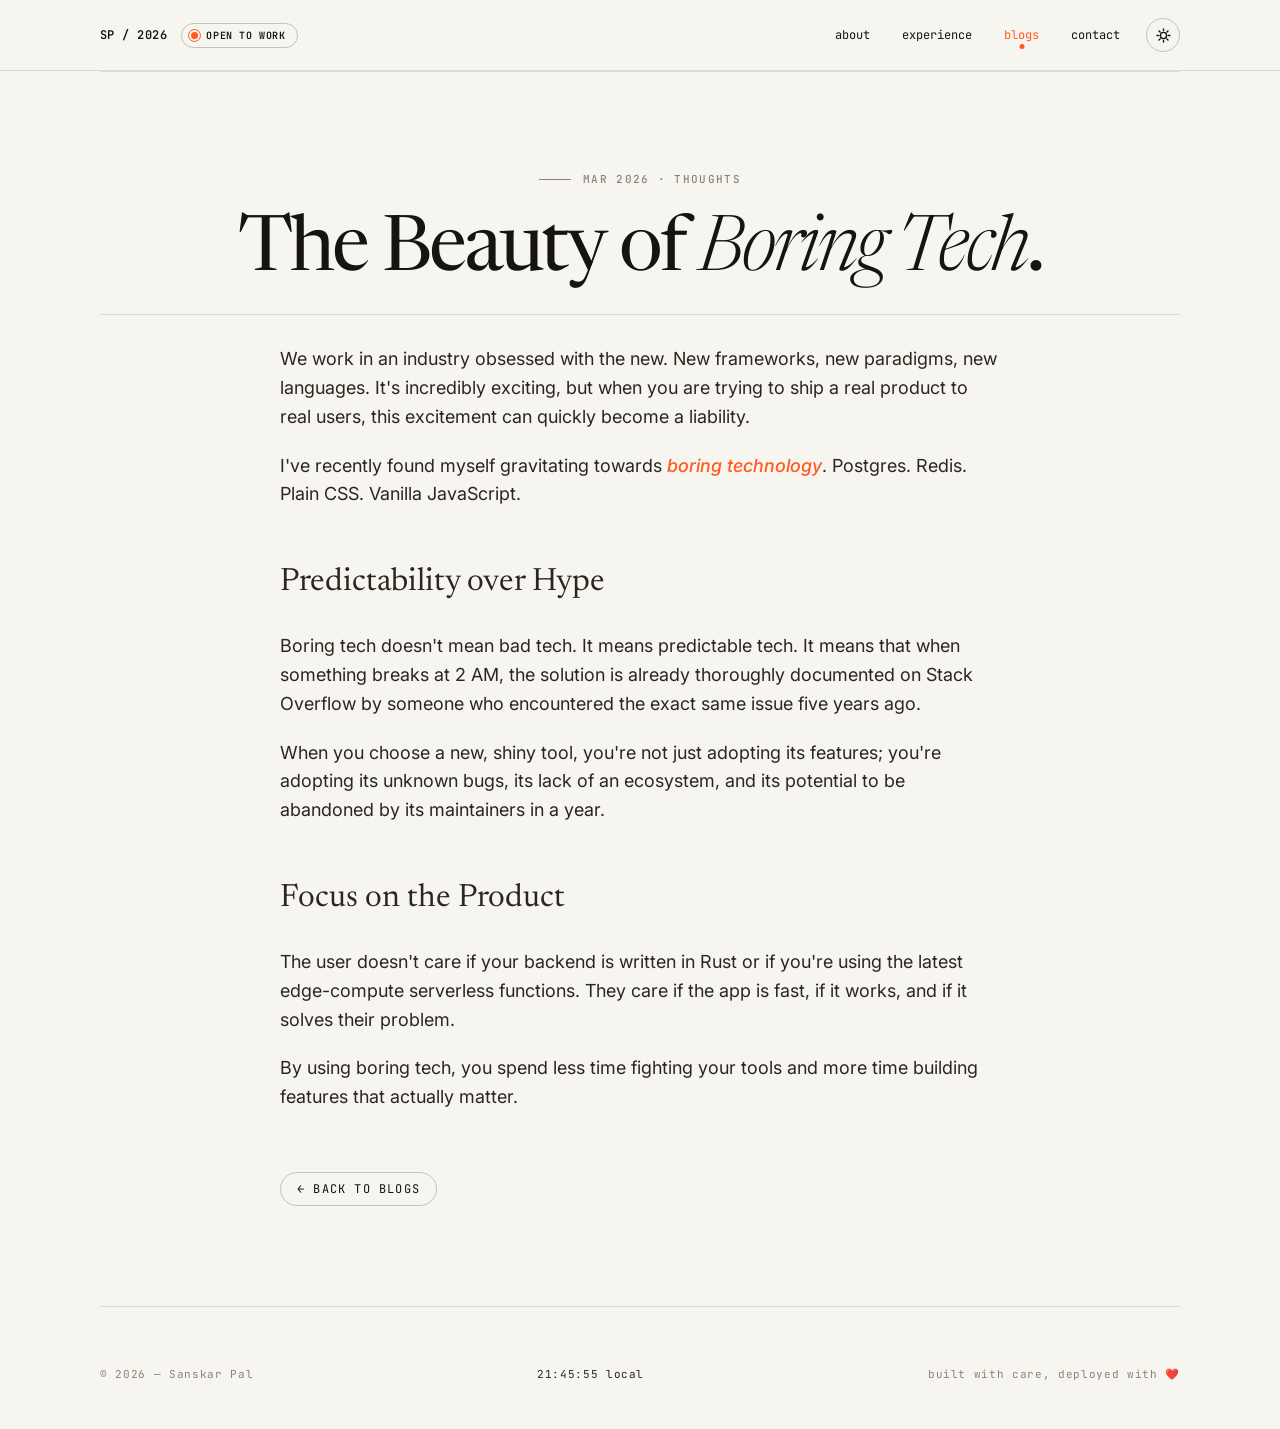
<file: blog-boring-tech.html>
<!doctype html>
<html lang="en">

<head>
  <meta charset="utf-8" />
  <title>Sanskar Pal — The Beauty of Boring Tech</title>
  <meta name="viewport" content="width=device-width, initial-scale=1" />
  <meta name="description"
    content="Why sometimes the best technology choice is the one that has been around for over a decade." />
  <link rel="stylesheet" href="portfolio.css?v=3" />
</head>

<body data-screen-label="Blog Post">

  <!-- NAV -->
  <nav class="nav">
    <div class="shell nav-inner">
      <div class="nav-mark">
        <span><a href="index.html" style="text-decoration: none; color: inherit;">SP / 2026</a></span>
        <span class="status-pill"><span class="ping"></span><span>open to work</span></span>
      </div>
      <div class="nav-links">
        <a href="index.html#about" class="nav-link">about<span class="dot"></span></a>
        <a href="index.html#experience" class="nav-link nl-hide">experience<span class="dot"></span></a>
        <a href="blogs.html" class="nav-link" style="color: var(--accent);">blogs<span class="dot"
            style="transform: translateX(-50%) scale(1);"></span></a>
        <a href="index.html#contact" class="nav-link">contact<span class="dot"></span></a>
        <button class="theme-toggle" id="themeToggle" aria-label="Toggle theme" title="Toggle theme">
          <svg class="tt-icon" width="15" height="15" viewBox="0 0 15 15" fill="none" stroke="currentColor"
            stroke-width="1.4" stroke-linecap="round" stroke-linejoin="round" aria-hidden="true">
            <path class="tt-sun-path"
              d="M7.5 4.4a3.1 3.1 0 1 0 0 6.2 3.1 3.1 0 0 0 0-6.2zM7.5 1v1.6M7.5 12.4V14M1 7.5h1.6M12.4 7.5H14M3 3l1.1 1.1M10.9 10.9 12 12M3 12l1.1-1.1M10.9 4.1 12 3" />
            <path class="tt-moon-path" d="M12.5 9.2A5 5 0 1 1 5.8 2.5a4.5 4.5 0 0 0 6.7 6.7z" />
          </svg>
        </button>
      </div>
    </div>
  </nav>

  <!-- HEADER -->
  <header class="shell section"
    style="padding-bottom: 20px; text-align: center; display: flex; flex-direction: column; align-items: center;">
    <div class="hero-eyebrow" style="margin-bottom: 24px; justify-content: center; width: 100%;">Mar 2026 · Thoughts
    </div>
    <h1 class="hero-title" style="font-size: clamp(40px, 6vw, 80px); line-height: 1.1; max-width: 100%;">The Beauty of
      <span class="em">Boring Tech</span>.
    </h1>
  </header>

  <!-- BLOG CONTENT -->
  <section class="shell section" style="padding-top: 30px; min-height: 50vh;">
    <div class="about-prose" style="max-width: 720px; margin: 0 auto;">
      <p>We work in an industry obsessed with the new. New frameworks, new paradigms, new languages. It's incredibly
        exciting, but when you are trying to ship a real product to real users, this excitement can quickly become a
        liability.</p>

      <p>I've recently found myself gravitating towards <span class="accent">boring technology</span>. Postgres. Redis.
        Plain CSS. Vanilla JavaScript.</p>

      <h2 style="font-family: var(--display); font-size: 32px; font-weight: 400; margin: 48px 0 24px;">Predictability
        over Hype</h2>
      <p>Boring tech doesn't mean bad tech. It means predictable tech. It means that when something breaks at 2 AM, the
        solution is already thoroughly documented on Stack Overflow by someone who encountered the exact same issue five
        years ago.</p>

      <p>When you choose a new, shiny tool, you're not just adopting its features; you're adopting its unknown bugs, its
        lack of an ecosystem, and its potential to be abandoned by its maintainers in a year.</p>

      <h2 style="font-family: var(--display); font-size: 32px; font-weight: 400; margin: 48px 0 24px;">Focus on the
        Product</h2>
      <p>The user doesn't care if your backend is written in Rust or if you're using the latest edge-compute serverless
        functions. They care if the app is fast, if it works, and if it solves their problem.</p>
      <p>By using boring tech, you spend less time fighting your tools and more time building features that actually
        matter.</p>
    </div>

    <div style="margin: 60px auto 0; max-width: 720px;">
      <a href="blogs.html" class="nav-link"
        style="display: inline-flex; align-items: center; gap: 8px; border: 1px solid var(--line-strong); padding: 8px 16px; border-radius: 999px; font-family: var(--mono); font-size: 12px; text-transform: uppercase; letter-spacing: 0.1em;">
        ← Back to blogs
      </a>
    </div>
  </section>

  <!-- FOOT -->
  <footer class="shell foot">
    <span>© 2026 — Sanskar Pal</span>
    <span class="ftime" id="local-time">--:-- local</span>
    <span>built with care, deployed with ❤️</span>
  </footer>

  <script>
    // Local time
    (function () {
      const el = document.getElementById('local-time');
      if (!el) return;
      function tick() {
        const d = new Date();
        const hh = String(d.getHours()).padStart(2, '0');
        const mm = String(d.getMinutes()).padStart(2, '0');
        const ss = String(d.getSeconds()).padStart(2, '0');
        el.textContent = `${hh}:${mm}:${ss} local`;
      }
      tick();
      setInterval(tick, 1000);
    })();

    // Theme toggle
    (function () {
      const root = document.documentElement;
      const btn = document.getElementById('themeToggle');
      const stored = localStorage.getItem('sp-theme');
      if (stored) root.setAttribute('data-theme', stored);
      if (btn) {
        btn.addEventListener('click', () => {
          const cur = root.getAttribute('data-theme') === 'dark' ? 'dark' : 'light';
          const next = cur === 'dark' ? 'light' : 'dark';
          root.setAttribute('data-theme', next);
          localStorage.setItem('sp-theme', next);
        });
      }
    })();
  </script>

</body>

</html>
</file>
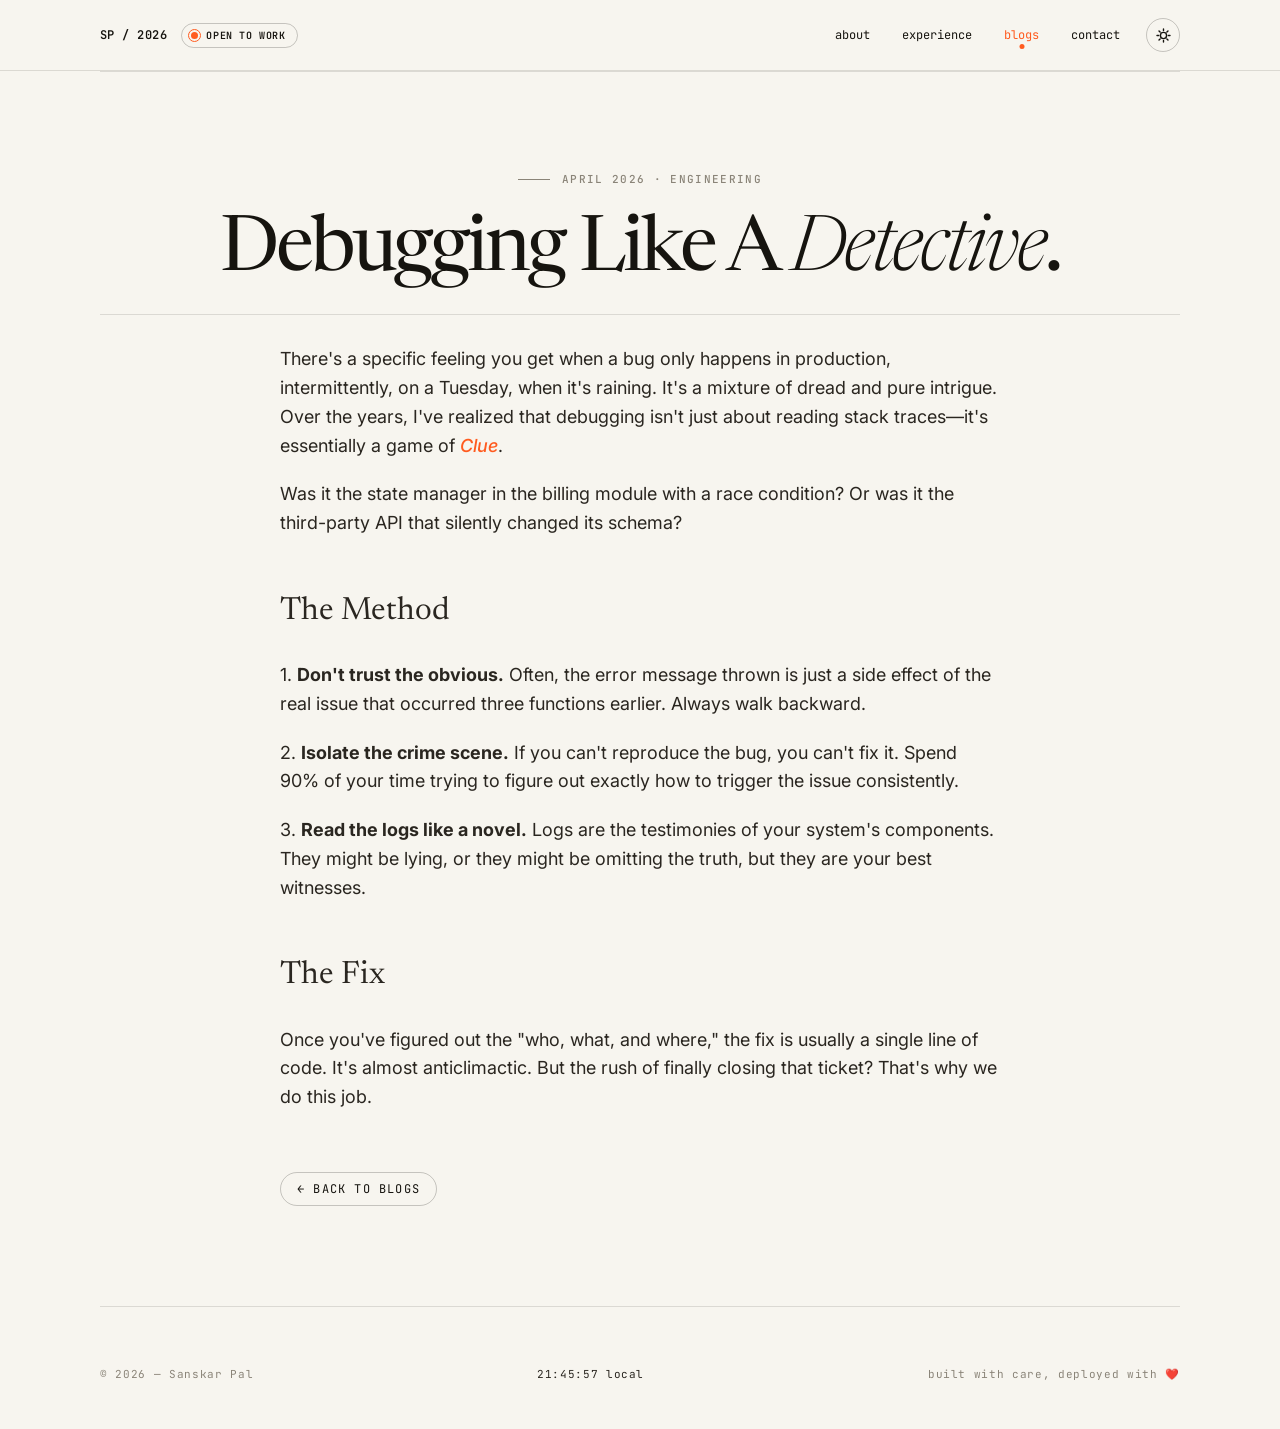
<file: blog-debugging.html>
<!doctype html>
<html lang="en">

<head>
  <meta charset="utf-8" />
  <title>Sanskar Pal — Debugging Like A Detective</title>
  <meta name="viewport" content="width=device-width, initial-scale=1" />
  <meta name="description"
    content="Why finding bugs is essentially playing detective, and how to track down elusive issues systematically." />
  <link rel="stylesheet" href="portfolio.css?v=3" />
</head>

<body data-screen-label="Blog Post">

  <!-- NAV -->
  <nav class="nav">
    <div class="shell nav-inner">
      <div class="nav-mark">
        <span><a href="index.html" style="text-decoration: none; color: inherit;">SP / 2026</a></span>
        <span class="status-pill"><span class="ping"></span><span>open to work</span></span>
      </div>
      <div class="nav-links">
        <a href="index.html#about" class="nav-link">about<span class="dot"></span></a>
        <a href="index.html#experience" class="nav-link nl-hide">experience<span class="dot"></span></a>
        <a href="blogs.html" class="nav-link" style="color: var(--accent);">blogs<span class="dot"
            style="transform: translateX(-50%) scale(1);"></span></a>
        <a href="index.html#contact" class="nav-link">contact<span class="dot"></span></a>
        <button class="theme-toggle" id="themeToggle" aria-label="Toggle theme" title="Toggle theme">
          <svg class="tt-icon" width="15" height="15" viewBox="0 0 15 15" fill="none" stroke="currentColor"
            stroke-width="1.4" stroke-linecap="round" stroke-linejoin="round" aria-hidden="true">
            <path class="tt-sun-path"
              d="M7.5 4.4a3.1 3.1 0 1 0 0 6.2 3.1 3.1 0 0 0 0-6.2zM7.5 1v1.6M7.5 12.4V14M1 7.5h1.6M12.4 7.5H14M3 3l1.1 1.1M10.9 10.9 12 12M3 12l1.1-1.1M10.9 4.1 12 3" />
            <path class="tt-moon-path" d="M12.5 9.2A5 5 0 1 1 5.8 2.5a4.5 4.5 0 0 0 6.7 6.7z" />
          </svg>
        </button>
      </div>
    </div>
  </nav>

  <!-- HEADER -->
  <header class="shell section"
    style="padding-bottom: 20px; text-align: center; display: flex; flex-direction: column; align-items: center;">
    <div class="hero-eyebrow" style="margin-bottom: 24px; justify-content: center; width: 100%;">April 2026 ·
      Engineering</div>
    <h1 class="hero-title" style="font-size: clamp(40px, 6vw, 80px); line-height: 1.1; max-width: 100%;">Debugging Like
      A <span class="em">Detective</span>.</h1>
  </header>

  <!-- BLOG CONTENT -->
  <section class="shell section" style="padding-top: 30px; min-height: 50vh;">
    <div class="about-prose" style="max-width: 720px; margin: 0 auto;">
      <p>There's a specific feeling you get when a bug only happens in production, intermittently, on a Tuesday, when
        it's raining. It's a mixture of dread and pure intrigue. Over the years, I've realized that debugging isn't just
        about reading stack traces—it's essentially a game of <span class="accent">Clue</span>.</p>

      <p>Was it the state manager in the billing module with a race condition? Or was it the third-party API that
        silently changed its schema?</p>

      <h2 style="font-family: var(--display); font-size: 32px; font-weight: 400; margin: 48px 0 24px;">The Method</h2>
      <p>1. <strong>Don't trust the obvious.</strong> Often, the error message thrown is just a side effect of the real
        issue that occurred three functions earlier. Always walk backward.</p>
      <p>2. <strong>Isolate the crime scene.</strong> If you can't reproduce the bug, you can't fix it. Spend 90% of
        your time trying to figure out exactly how to trigger the issue consistently.</p>
      <p>3. <strong>Read the logs like a novel.</strong> Logs are the testimonies of your system's components. They
        might be lying, or they might be omitting the truth, but they are your best witnesses.</p>

      <h2 style="font-family: var(--display); font-size: 32px; font-weight: 400; margin: 48px 0 24px;">The Fix</h2>
      <p>Once you've figured out the "who, what, and where," the fix is usually a single line of code. It's almost
        anticlimactic. But the rush of finally closing that ticket? That's why we do this job.</p>
    </div>

    <div style="margin: 60px auto 0; max-width: 720px;">
      <a href="blogs.html" class="nav-link"
        style="display: inline-flex; align-items: center; gap: 8px; border: 1px solid var(--line-strong); padding: 8px 16px; border-radius: 999px; font-family: var(--mono); font-size: 12px; text-transform: uppercase; letter-spacing: 0.1em;">
        ← Back to blogs
      </a>
    </div>
  </section>

  <!-- FOOT -->
  <footer class="shell foot">
    <span>© 2026 — Sanskar Pal</span>
    <span class="ftime" id="local-time">--:-- local</span>
    <span>built with care, deployed with ❤️</span>
  </footer>

  <script>
    // Local time
    (function () {
      const el = document.getElementById('local-time');
      if (!el) return;
      function tick() {
        const d = new Date();
        const hh = String(d.getHours()).padStart(2, '0');
        const mm = String(d.getMinutes()).padStart(2, '0');
        const ss = String(d.getSeconds()).padStart(2, '0');
        el.textContent = `${hh}:${mm}:${ss} local`;
      }
      tick();
      setInterval(tick, 1000);
    })();

    // Theme toggle
    (function () {
      const root = document.documentElement;
      const btn = document.getElementById('themeToggle');
      const stored = localStorage.getItem('sp-theme');
      if (stored) root.setAttribute('data-theme', stored);
      if (btn) {
        btn.addEventListener('click', () => {
          const cur = root.getAttribute('data-theme') === 'dark' ? 'dark' : 'light';
          const next = cur === 'dark' ? 'light' : 'dark';
          root.setAttribute('data-theme', next);
          localStorage.setItem('sp-theme', next);
        });
      }
    })();
  </script>

</body>

</html>
</file>
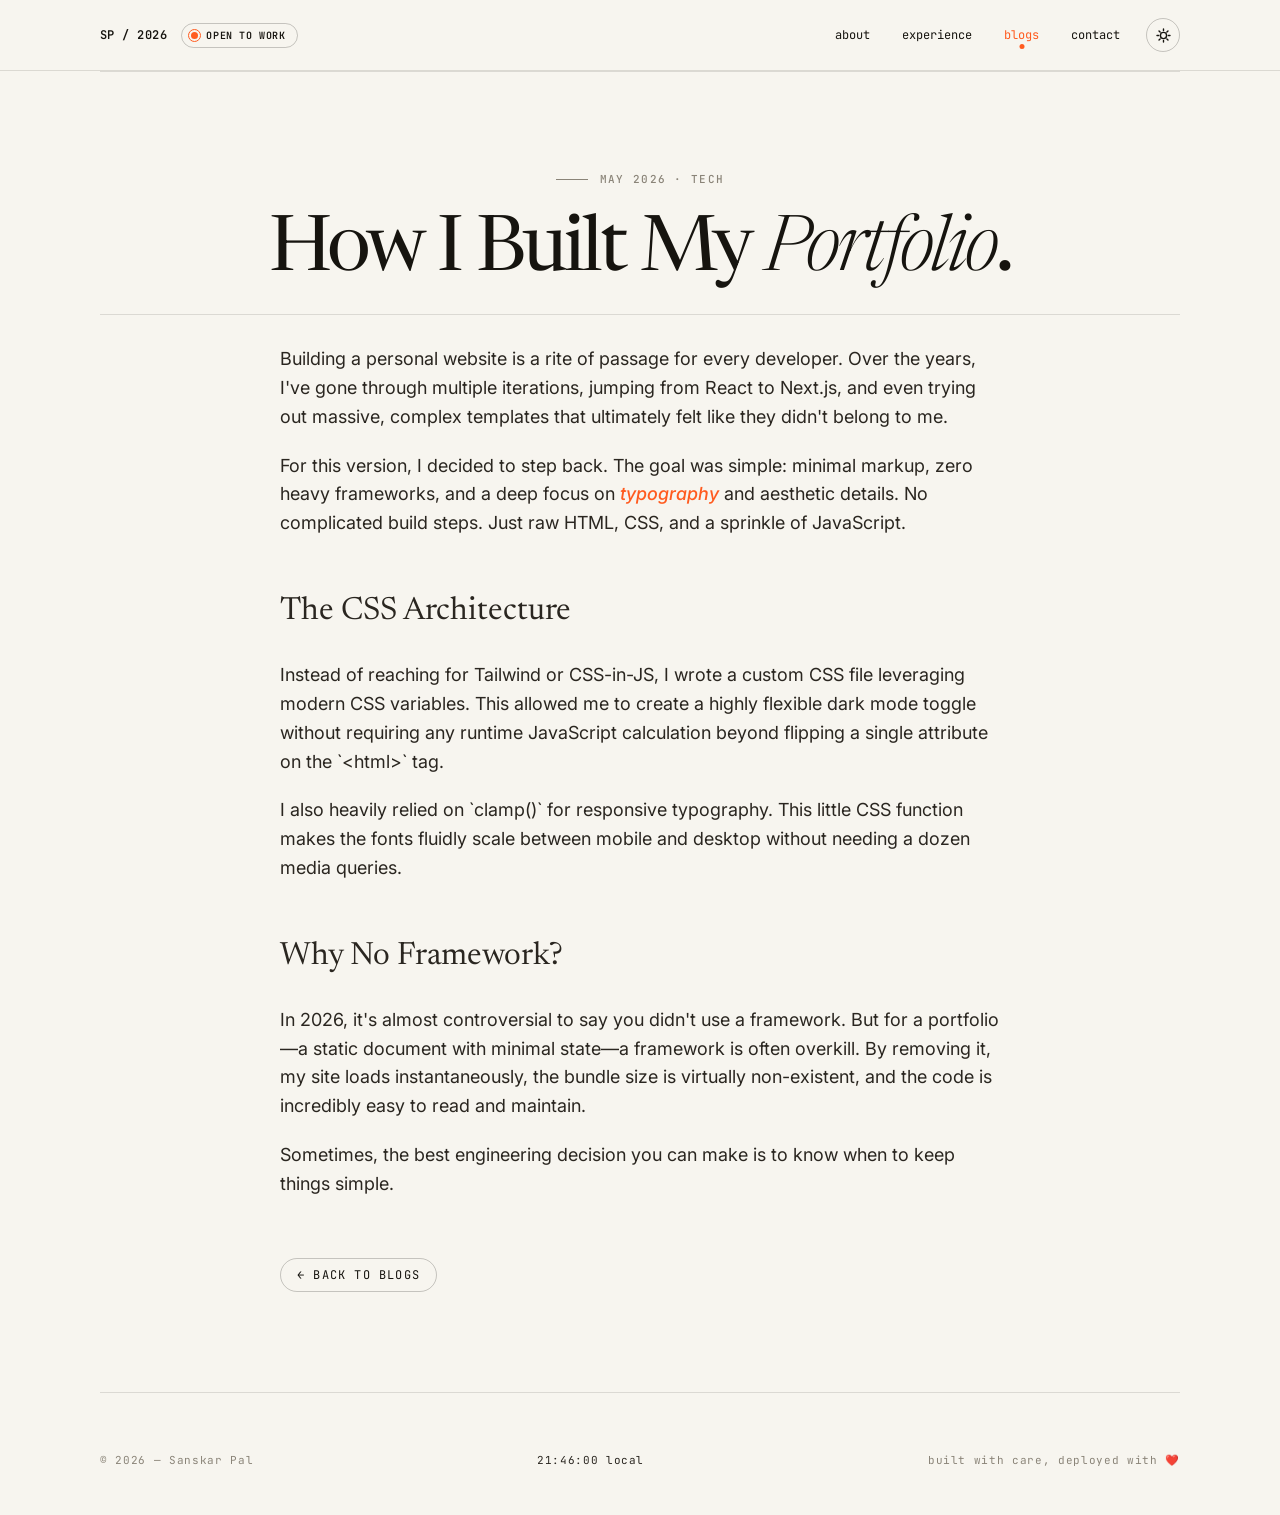
<file: blog-portfolio.html>
<!doctype html>
<html lang="en">

<head>
  <meta charset="utf-8" />
  <title>Sanskar Pal — How I Built My Portfolio</title>
  <meta name="viewport" content="width=device-width, initial-scale=1" />
  <meta name="description"
    content="A deep dive into the design decisions, CSS tricks, and the minimalist approach to building a personal site." />
  <link rel="stylesheet" href="portfolio.css?v=3" />
</head>

<body data-screen-label="Blog Post">

  <!-- NAV -->
  <nav class="nav">
    <div class="shell nav-inner">
      <div class="nav-mark">
        <span><a href="index.html" style="text-decoration: none; color: inherit;">SP / 2026</a></span>
        <span class="status-pill"><span class="ping"></span><span>open to work</span></span>
      </div>
      <div class="nav-links">
        <a href="index.html#about" class="nav-link">about<span class="dot"></span></a>
        <a href="index.html#experience" class="nav-link nl-hide">experience<span class="dot"></span></a>
        <a href="blogs.html" class="nav-link" style="color: var(--accent);">blogs<span class="dot"
            style="transform: translateX(-50%) scale(1);"></span></a>
        <a href="index.html#contact" class="nav-link">contact<span class="dot"></span></a>
        <button class="theme-toggle" id="themeToggle" aria-label="Toggle theme" title="Toggle theme">
          <svg class="tt-icon" width="15" height="15" viewBox="0 0 15 15" fill="none" stroke="currentColor"
            stroke-width="1.4" stroke-linecap="round" stroke-linejoin="round" aria-hidden="true">
            <path class="tt-sun-path"
              d="M7.5 4.4a3.1 3.1 0 1 0 0 6.2 3.1 3.1 0 0 0 0-6.2zM7.5 1v1.6M7.5 12.4V14M1 7.5h1.6M12.4 7.5H14M3 3l1.1 1.1M10.9 10.9 12 12M3 12l1.1-1.1M10.9 4.1 12 3" />
            <path class="tt-moon-path" d="M12.5 9.2A5 5 0 1 1 5.8 2.5a4.5 4.5 0 0 0 6.7 6.7z" />
          </svg>
        </button>
      </div>
    </div>
  </nav>

  <!-- HEADER -->
  <header class="shell section"
    style="padding-bottom: 20px; text-align: center; display: flex; flex-direction: column; align-items: center;">
    <div class="hero-eyebrow" style="margin-bottom: 24px; justify-content: center; width: 100%;">May 2026 · Tech</div>
    <h1 class="hero-title" style="font-size: clamp(40px, 6vw, 80px); line-height: 1.1; max-width: 100%;">How I Built My
      <span class="em">Portfolio</span>.</h1>
  </header>

  <!-- BLOG CONTENT -->
  <section class="shell section" style="padding-top: 30px; min-height: 50vh;">
    <div class="about-prose" style="max-width: 720px; margin: 0 auto;">
      <p>Building a personal website is a rite of passage for every developer. Over the years, I've gone through
        multiple iterations, jumping from React to Next.js, and even trying out massive, complex templates that
        ultimately felt like they didn't belong to me.</p>

      <p>For this version, I decided to step back. The goal was simple: minimal markup, zero heavy frameworks, and a
        deep focus on <span class="accent">typography</span> and aesthetic details. No complicated build steps. Just raw
        HTML, CSS, and a sprinkle of JavaScript.</p>

      <h2 style="font-family: var(--display); font-size: 32px; font-weight: 400; margin: 48px 0 24px;">The CSS
        Architecture</h2>
      <p>Instead of reaching for Tailwind or CSS-in-JS, I wrote a custom CSS file leveraging modern CSS variables. This
        allowed me to create a highly flexible dark mode toggle without requiring any runtime JavaScript calculation
        beyond flipping a single attribute on the `&lt;html&gt;` tag.</p>

      <p>I also heavily relied on `clamp()` for responsive typography. This little CSS function makes the fonts fluidly
        scale between mobile and desktop without needing a dozen media queries.</p>

      <h2 style="font-family: var(--display); font-size: 32px; font-weight: 400; margin: 48px 0 24px;">Why No Framework?
      </h2>
      <p>In 2026, it's almost controversial to say you didn't use a framework. But for a portfolio—a static document
        with minimal state—a framework is often overkill. By removing it, my site loads instantaneously, the bundle size
        is virtually non-existent, and the code is incredibly easy to read and maintain.</p>

      <p>Sometimes, the best engineering decision you can make is to know when to keep things simple.</p>
    </div>

    <div style="margin: 60px auto 0; max-width: 720px;">
      <a href="blogs.html" class="nav-link"
        style="display: inline-flex; align-items: center; gap: 8px; border: 1px solid var(--line-strong); padding: 8px 16px; border-radius: 999px; font-family: var(--mono); font-size: 12px; text-transform: uppercase; letter-spacing: 0.1em;">
        ← Back to blogs
      </a>
    </div>
  </section>

  <!-- FOOT -->
  <footer class="shell foot">
    <span>© 2026 — Sanskar Pal</span>
    <span class="ftime" id="local-time">--:-- local</span>
    <span>built with care, deployed with ❤️</span>
  </footer>

  <script>
    // Local time
    (function () {
      const el = document.getElementById('local-time');
      if (!el) return;
      function tick() {
        const d = new Date();
        const hh = String(d.getHours()).padStart(2, '0');
        const mm = String(d.getMinutes()).padStart(2, '0');
        const ss = String(d.getSeconds()).padStart(2, '0');
        el.textContent = `${hh}:${mm}:${ss} local`;
      }
      tick();
      setInterval(tick, 1000);
    })();

    // Theme toggle
    (function () {
      const root = document.documentElement;
      const btn = document.getElementById('themeToggle');
      const stored = localStorage.getItem('sp-theme');
      if (stored) root.setAttribute('data-theme', stored);
      if (btn) {
        btn.addEventListener('click', () => {
          const cur = root.getAttribute('data-theme') === 'dark' ? 'dark' : 'light';
          const next = cur === 'dark' ? 'light' : 'dark';
          root.setAttribute('data-theme', next);
          localStorage.setItem('sp-theme', next);
        });
      }
    })();
  </script>

</body>

</html>
</file>
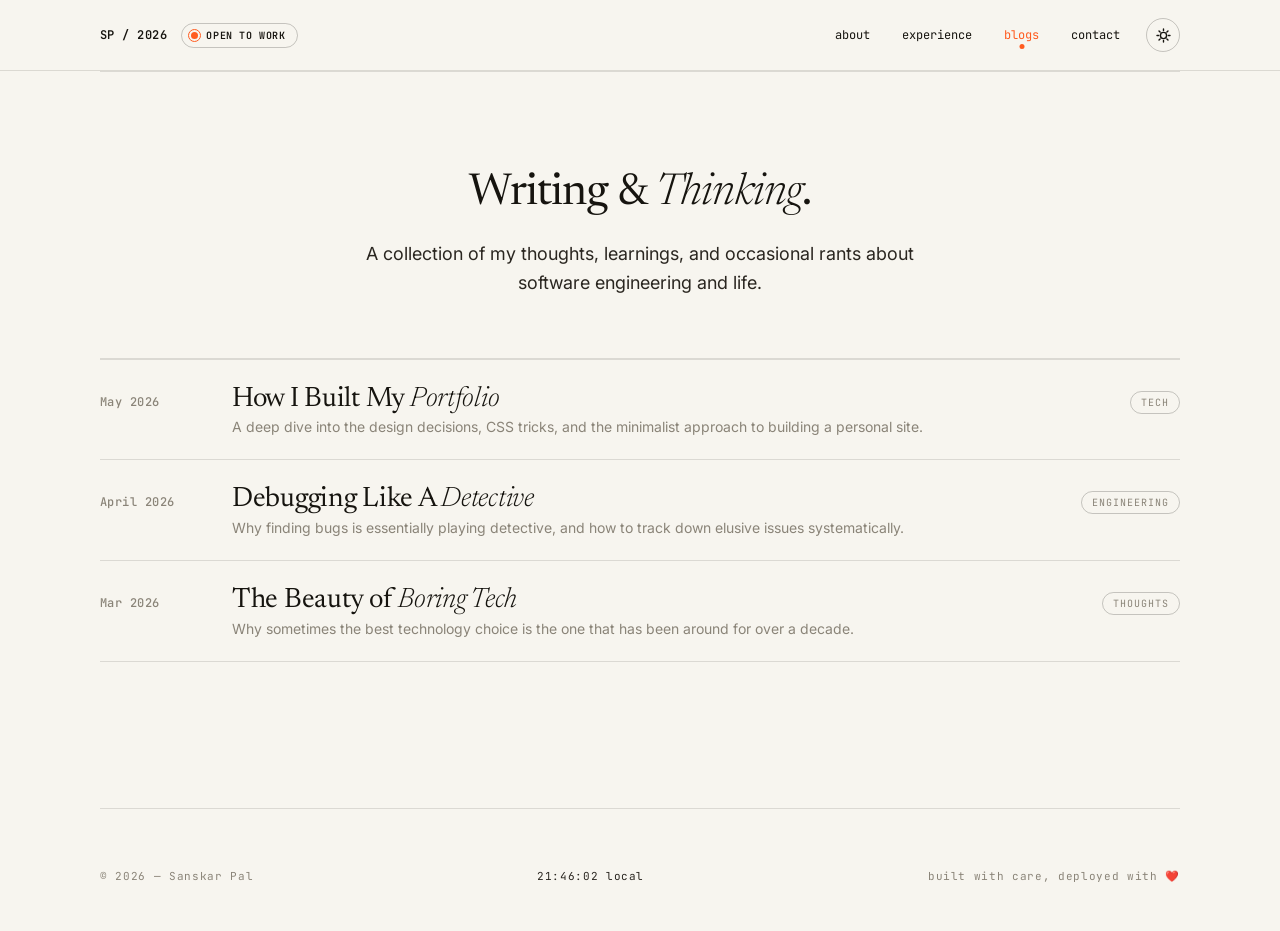
<file: blogs.html>
<!doctype html>
<html lang="en">

<head>
  <meta charset="utf-8" />
  <title>Sanskar Pal — Blogs</title>
  <meta name="viewport" content="width=device-width, initial-scale=1" />
  <meta name="description" content="Sanskar Pal's blog posts and writing." />
  <link rel="stylesheet" href="portfolio.css?v=3" />
</head>

<body data-screen-label="Blogs">

  <!-- NAV -->
  <nav class="nav">
    <div class="shell nav-inner">
      <div class="nav-mark">
        <span><a href="index.html" style="text-decoration: none; color: inherit;">SP / 2026</a></span>
        <span class="status-pill"><span class="ping"></span><span>open to work</span></span>
      </div>
      <div class="nav-links">
        <a href="index.html#about" class="nav-link">about<span class="dot"></span></a>
        <a href="index.html#experience" class="nav-link nl-hide">experience<span class="dot"></span></a>
        <a href="blogs.html" class="nav-link" style="color: var(--accent);">blogs<span class="dot" style="transform: translateX(-50%) scale(1);"></span></a>
        <a href="index.html#contact" class="nav-link">contact<span class="dot"></span></a>
        <button class="theme-toggle" id="themeToggle" aria-label="Toggle theme" title="Toggle theme">
          <svg class="tt-icon" width="15" height="15" viewBox="0 0 15 15" fill="none" stroke="currentColor"
            stroke-width="1.4" stroke-linecap="round" stroke-linejoin="round" aria-hidden="true">
            <path class="tt-sun-path"
              d="M7.5 4.4a3.1 3.1 0 1 0 0 6.2 3.1 3.1 0 0 0 0-6.2zM7.5 1v1.6M7.5 12.4V14M1 7.5h1.6M12.4 7.5H14M3 3l1.1 1.1M10.9 10.9 12 12M3 12l1.1-1.1M10.9 4.1 12 3" />
            <path class="tt-moon-path" d="M12.5 9.2A5 5 0 1 1 5.8 2.5a4.5 4.5 0 0 0 6.7 6.7z" />
          </svg>
        </button>
      </div>
    </div>
  </nav>

  <!-- HEADER -->
  <header class="shell section" style="padding-bottom: 0; text-align: center; display: flex; flex-direction: column; align-items: center;">
    <h1 class="section-title" style="margin-bottom: 24px; max-width: 100%;">Writing & <span class="em">Thinking</span>.</h1>
    <p class="about-prose" style="max-width: 600px; margin-bottom: 60px;">A collection of my thoughts, learnings, and occasional rants about software engineering and life.</p>
  </header>

  <!-- BLOG LIST -->
  <section class="shell section" style="padding-top: 0; min-height: 50vh;">
    <div class="timeline">
      
      <!-- Dummy Blog Post -->
      <a href="blog-portfolio.html" class="tl-row reveal" style="display: grid; text-decoration: none;">
        <div class="tl-year">May 2026</div>
        <div class="tl-main">
          <div class="tl-role">How I Built My <span class="em">Portfolio</span></div>
          <div class="tl-place">A deep dive into the design decisions, CSS tricks, and the minimalist approach to building a personal site.</div>
        </div>
        <div class="tl-tag">Tech</div>
      </a>

      <!-- Dummy Blog Post -->
      <a href="blog-debugging.html" class="tl-row reveal" style="display: grid; text-decoration: none;">
        <div class="tl-year">April 2026</div>
        <div class="tl-main">
          <div class="tl-role">Debugging Like A <span class="em">Detective</span></div>
          <div class="tl-place">Why finding bugs is essentially playing detective, and how to track down elusive issues systematically.</div>
        </div>
        <div class="tl-tag">Engineering</div>
      </a>

      <!-- Dummy Blog Post -->
      <a href="blog-boring-tech.html" class="tl-row reveal" style="display: grid; text-decoration: none;">
        <div class="tl-year">Mar 2026</div>
        <div class="tl-main">
          <div class="tl-role">The Beauty of <span class="em">Boring Tech</span></div>
          <div class="tl-place">Why sometimes the best technology choice is the one that has been around for over a decade.</div>
        </div>
        <div class="tl-tag">Thoughts</div>
      </a>

    </div>
  </section>

  <!-- FOOT -->
  <footer class="shell foot">
    <span>© 2026 — Sanskar Pal</span>
    <span class="ftime" id="local-time">--:-- local</span>
    <span>built with care, deployed with ❤️</span>
  </footer>

  <script>
    // Reveal on scroll
    (function () {
      const els = document.querySelectorAll('.reveal');
      const io = new IntersectionObserver((entries) => {
        entries.forEach(e => {
          if (e.isIntersecting) {
            e.target.classList.add('visible');
            io.unobserve(e.target);
          }
        });
      }, { threshold: 0.12, rootMargin: '0px 0px -8% 0px' });
      els.forEach(el => io.observe(el));
    })();

    // Local time
    (function () {
      const el = document.getElementById('local-time');
      if (!el) return;
      function tick() {
        const d = new Date();
        const hh = String(d.getHours()).padStart(2, '0');
        const mm = String(d.getMinutes()).padStart(2, '0');
        const ss = String(d.getSeconds()).padStart(2, '0');
        el.textContent = `${hh}:${mm}:${ss} local`;
      }
      tick();
      setInterval(tick, 1000);
    })();

    // Theme toggle
    (function () {
      const root = document.documentElement;
      const btn = document.getElementById('themeToggle');
      const stored = localStorage.getItem('sp-theme');
      if (stored) root.setAttribute('data-theme', stored);
      if (btn) {
        btn.addEventListener('click', () => {
          const cur = root.getAttribute('data-theme') === 'dark' ? 'dark' : 'light';
          const next = cur === 'dark' ? 'light' : 'dark';
          root.setAttribute('data-theme', next);
          localStorage.setItem('sp-theme', next);
        });
      }
    })();
  </script>

</body>
</html>
</file>
<file: portfolio.css>
/* Hi-fi portfolio styles — Sanskar Pal */

@import url('https://fonts.googleapis.com/css2?family=Newsreader:ital,opsz,wght@0,6..72,300;0,6..72,400;0,6..72,500;0,6..72,600;1,6..72,400;1,6..72,500&family=Inter:wght@300;400;500;600&family=JetBrains+Mono:wght@400;500;600&display=swap');

:root {
  --paper: #f7f5ef;
  --paper-2: #efece4;
  --ink: #16140f;
  --ink-2: #2a2620;
  --muted: #8a8478;
  --muted-2: #b8b2a4;
  --accent: #ff5b1f;
  --line: rgba(22, 20, 15, 0.12);
  --line-strong: rgba(22, 20, 15, 0.22);

  --display: 'Newsreader', 'Times New Roman', serif;
  --body: 'Inter', system-ui, sans-serif;
  --mono: 'JetBrains Mono', ui-monospace, monospace;
}

* {
  box-sizing: border-box;
  margin: 0;
  padding: 0;
}

html,
body {
  background: var(--paper);
  color: var(--ink);
  font-family: var(--body);
  font-size: 16px;
  -webkit-font-smoothing: antialiased;
  -moz-osx-font-smoothing: grayscale;
  overflow-x: hidden;
}

body {
  min-height: 100vh;
}

a {
  color: inherit;
  text-decoration: none;
}

button {
  font-family: inherit;
}



/* Theme toggle */
.theme-toggle {
  display: inline-flex;
  align-items: center;
  justify-content: center;
  width: 34px;
  height: 34px;
  margin-left: 8px;
  background: transparent;
  border: 1px solid var(--line-strong);
  border-radius: 999px;
  color: var(--ink);
  transition: background 0.2s ease, color 0.2s ease, border-color 0.2s ease;
}

.theme-toggle:hover {
  color: var(--accent);
  border-color: var(--accent);
}

/* Theme toggle — single icon, swaps glyph by theme */
.theme-toggle .tt-sun-path {
  display: block;
}

.theme-toggle .tt-moon-path {
  display: none;
}

html[data-theme="dark"] .theme-toggle .tt-sun-path {
  display: none;
}

html[data-theme="dark"] .theme-toggle .tt-moon-path {
  display: block;
}

/* Theme — dark */
html[data-theme="dark"] {
  --paper: #131110;
  --paper-2: #1d1a17;
  --ink: #f3efe6;
  --ink-2: #d4cfc4;
  --muted: #8a8478;
  --muted-2: #5a5448;
  --line: rgba(243, 239, 230, 0.10);
  --line-strong: rgba(243, 239, 230, 0.20);
}

html[data-theme="dark"] .nav {
  background: rgba(19, 17, 16, 0.82);
}

html[data-theme="dark"] .portrait::after,
html[data-theme="dark"] .project-shot::after {
  background: rgba(19, 17, 16, 0.55);
}

html[data-theme="dark"] .portrait,
html[data-theme="dark"] .project-shot {
  background: repeating-linear-gradient(135deg, var(--paper-2), var(--paper-2) 8px, var(--paper) 8px, var(--paper) 9px);
}

html[data-theme="dark"] .contact-cell::before {
  background: var(--accent);
}

html[data-theme="dark"] .contact-cell:hover>* {
  color: var(--paper);
}

/* Layout */
.shell {
  max-width: 1080px;
  margin: 0 auto;
  padding: 0 48px;
  position: relative;
}

/* Navbar */
.nav {
  position: sticky;
  top: 0;
  z-index: 50;
  background: rgba(247, 245, 239, 0.85);
  backdrop-filter: blur(12px);
  -webkit-backdrop-filter: blur(12px);
  border-bottom: 1px solid var(--line);
}

.nav-inner {
  display: flex;
  align-items: center;
  justify-content: space-between;
  padding: 18px 0;
}

.nav-mark {
  font-family: var(--mono);
  font-size: 12px;
  font-weight: 600;
  letter-spacing: 0.04em;
  display: flex;
  align-items: center;
  gap: 14px;
}

.status-pill {
  display: inline-flex;
  align-items: center;
  gap: 8px;
  padding: 5px 11px 5px 9px;
  border: 1px solid var(--line-strong);
  border-radius: 999px;
  font-family: var(--mono);
  font-size: 10px;
  font-weight: 600;
  letter-spacing: 0.06em;
  text-transform: uppercase;
}

.status-pill .ping {
  position: relative;
  width: 7px;
  height: 7px;
  border-radius: 50%;
  background: var(--accent);
  flex-shrink: 0;
}

.status-pill .ping::after {
  content: '';
  position: absolute;
  inset: -3px;
  border-radius: 50%;
  border: 1.5px solid var(--accent);
  animation: ping 2s ease-out infinite;
}

@keyframes ping {
  0% {
    transform: scale(0.6);
    opacity: 1;
  }

  80%,
  100% {
    transform: scale(1.8);
    opacity: 0;
  }
}

.nav-links {
  display: flex;
  align-items: center;
  gap: 4px;
  font-family: var(--mono);
  font-size: 12px;
}

.nav-link {
  padding: 8px 14px;
  border-radius: 999px;
  position: relative;
  transition: color 0.15s ease;
}

.nav-link:hover {
  color: var(--accent);
}

.nav-link .dot {
  width: 5px;
  height: 5px;
  background: var(--accent);
  border-radius: 50%;
  position: absolute;
  left: 50%;
  bottom: 2px;
  transform: translateX(-50%) scale(0);
  transition: transform 0.18s ease;
}

.nav-link:hover .dot {
  transform: translateX(-50%) scale(1);
}

/* Hero */
.hero {
  padding: 120px 0 140px;
  position: relative;
}

.hero-eyebrow {
  font-family: var(--mono);
  font-size: 11px;
  font-weight: 500;
  letter-spacing: 0.12em;
  text-transform: uppercase;
  color: var(--muted);
  display: flex;
  align-items: center;
  gap: 12px;
  margin-bottom: 36px;
}

.hero-eyebrow::before {
  content: '';
  width: 32px;
  height: 1px;
  background: var(--muted);
}

.hero-title {
  font-family: var(--display);
  font-weight: 400;
  font-size: clamp(72px, 11vw, 156px);
  line-height: 0.92;
  letter-spacing: -0.04em;
  font-variation-settings: 'opsz' 72;
}

.hero-title .em {
  font-style: italic;
  font-weight: 300;
}

.hero-tagline {
  margin-top: 32px;
  font-family: var(--display);
  font-weight: 300;
  font-size: clamp(36px, 4.6vw, 60px);
  line-height: 1.08;
  letter-spacing: -0.02em;
  color: var(--ink-2);
  font-variation-settings: 'opsz' 36;
}

.hero-tagline .line {
  display: block;
  overflow: hidden;
}

.hero-tagline .line span {
  display: inline-block;
}

.hero-tagline .accent {
  position: relative;
  font-style: italic;
  font-weight: 400;
  color: var(--accent);
}

.hero-meta {
  margin-top: 60px;
  display: grid;
  grid-template-columns: 1fr 1fr;
  gap: 60px;
  max-width: 720px;
  font-family: var(--body);
}

.meta-block .meta-label {
  font-family: var(--mono);
  font-size: 10px;
  font-weight: 500;
  letter-spacing: 0.14em;
  text-transform: uppercase;
  color: var(--muted);
  margin-bottom: 10px;
}

.meta-block .meta-val {
  font-size: 15px;
  line-height: 1.5;
  color: var(--ink-2);
}

/* Section header */
.section {
  padding: 100px 0;
  border-top: 1px solid var(--line);
  position: relative;
}

.section-head {
  display: grid;
  grid-template-columns: 180px 1fr;
  gap: 60px;
  margin-bottom: 56px;
  align-items: baseline;
}

.section-num {
  font-family: var(--mono);
  font-size: 11px;
  font-weight: 600;
  letter-spacing: 0.12em;
  text-transform: uppercase;
  color: var(--muted);
}

.section-title {
  font-family: var(--display);
  font-weight: 400;
  font-size: 44px;
  line-height: 1;
  letter-spacing: -0.02em;
}

.section-title .em {
  font-style: italic;
  font-weight: 300;
}

/* About */
.about-grid {
  display: grid;
  grid-template-columns: 180px 1fr 240px;
  gap: 60px;
  align-items: start;
}

.about-prose {
  font-family: var(--body);
  font-size: 18px;
  line-height: 1.6;
  font-weight: 400;
  color: var(--ink-2);
  max-width: 56ch;
}

.about-prose p+p {
  margin-top: 1.1em;
}

.about-prose .accent {
  color: var(--accent);
  font-style: italic;
  font-weight: 500;
}

.portrait {
  aspect-ratio: 4 / 5;
  background:
    repeating-linear-gradient(135deg, var(--paper-2), var(--paper-2) 8px, var(--paper) 8px, var(--paper) 9px);
  border: 1px solid var(--line-strong);
  position: relative;
  overflow: hidden;
}

.portrait::after {
  display: none;
  position: absolute;
  inset: 0;
  display: flex;
  align-items: center;
  justify-content: center;
  font-family: var(--mono);
  font-size: 10px;
  letter-spacing: 0.2em;
  color: var(--muted);
  background: transparent;
}

.portrait-cap {
  margin-top: 12px;
  font-family: var(--mono);
  font-size: 10px;
  letter-spacing: 0.12em;
  text-transform: uppercase;
  color: var(--muted);
}

/* Timeline */
.timeline {
  position: relative;
  padding-left: 0;
}

.tl-row {
  display: grid;
  grid-template-columns: 100px 1fr auto;
  gap: 32px;
  padding: 24px 0;
  border-top: 1px solid var(--line);
  align-items: baseline;
  position: relative;
  transition: padding 0.3s cubic-bezier(0.2, 0.8, 0.3, 1);
}

.tl-row:last-child {
  border-bottom: 1px solid var(--line);
}

.tl-row::before {
  content: '';
  position: absolute;
  left: 0;
  top: 0;
  height: 1px;
  background: var(--accent);
  width: 0;
  transition: width 0.5s cubic-bezier(0.2, 0.8, 0.3, 1);
}

.tl-row:hover {
  padding-left: 16px;
}

.tl-row:hover::before {
  width: 8px;
}

.tl-year {
  font-family: var(--mono);
  font-size: 12px;
  font-weight: 500;
  color: var(--muted);
  letter-spacing: 0.04em;
}

.tl-main {
  display: flex;
  flex-direction: column;
  gap: 4px;
}

.tl-role {
  font-family: var(--display);
  font-size: 28px;
  font-weight: 400;
  letter-spacing: -0.01em;
  line-height: 1.1;
}

.tl-role .em {
  font-style: italic;
  font-weight: 300;
}

.tl-place {
  font-family: var(--body);
  font-size: 14px;
  color: var(--muted);
}

.tl-tag {
  font-family: var(--mono);
  font-size: 10px;
  letter-spacing: 0.1em;
  text-transform: uppercase;
  color: var(--muted);
  padding: 4px 10px;
  border: 1px solid var(--line-strong);
  border-radius: 999px;
}

.tl-tag.now {
  color: var(--accent);
  border-color: var(--accent);
}



/* Contact */
.contact-grid {
  display: grid;
  grid-template-columns: repeat(2, 1fr);
  gap: 1px;
  background: var(--line);
  border: 1px solid var(--line);
}

.contact-cell {
  background: var(--paper);
  padding: 28px 32px;
  display: flex;
  align-items: center;
  justify-content: space-between;
  gap: 16px;
  position: relative;
  overflow: hidden;
  transition: background 0.3s ease;
}

.contact-cell::before {
  content: '';
  position: absolute;
  inset: 0;
  background: var(--ink);
  transform: translateY(101%);
  transition: transform 0.4s cubic-bezier(0.2, 0.8, 0.3, 1);
  z-index: 0;
}

.contact-cell:hover::before {
  transform: translateY(0);
}

.contact-cell>* {
  position: relative;
  z-index: 1;
  transition: color 0.3s ease 0.05s;
}

.contact-cell:hover>* {
  color: var(--paper);
}

.contact-cell:hover .cc-arrow {
  transform: translate(4px, -4px);
}

.cc-label {
  font-family: var(--mono);
  font-size: 10px;
  letter-spacing: 0.14em;
  text-transform: uppercase;
  color: var(--muted);
}

.cc-val {
  font-family: var(--display);
  font-weight: 400;
  font-size: 28px;
  letter-spacing: -0.01em;
  margin-top: 6px;
}

.cc-val .em {
  font-style: italic;
  font-weight: 300;
}

.cc-arrow {
  font-family: var(--mono);
  font-size: 24px;
  transition: transform 0.3s cubic-bezier(0.2, 0.8, 0.3, 1);
}

.contact-foot {
  margin-top: 36px;
  display: flex;
  justify-content: space-between;
  align-items: baseline;
  font-family: var(--mono);
  font-size: 11px;
  color: var(--muted);
  letter-spacing: 0.06em;
}

.contact-foot .accent {
  color: var(--accent);
}

/* Footer */
.foot {
  padding: 60px 0 48px;
  border-top: 1px solid var(--line);
  display: flex;
  justify-content: space-between;
  align-items: center;
  font-family: var(--mono);
  font-size: 11px;
  color: var(--muted);
  letter-spacing: 0.06em;
}

.foot .ftime {
  color: var(--ink-2);
}

/* Reveal on scroll */
.reveal {
  opacity: 0;
  transform: translateY(20px);
  transition: opacity 0.9s cubic-bezier(0.2, 0.8, 0.3, 1), transform 0.9s cubic-bezier(0.2, 0.8, 0.3, 1);
}

.reveal.visible {
  opacity: 1;
  transform: translateY(0);
}

.reveal.delay-1 {
  transition-delay: 0.06s;
}

.reveal.delay-2 {
  transition-delay: 0.12s;
}

.reveal.delay-3 {
  transition-delay: 0.18s;
}

.reveal.delay-4 {
  transition-delay: 0.24s;
}

.reveal.delay-5 {
  transition-delay: 0.30s;
}

/* Marquee */
.marquee {
  border-top: 1px solid var(--line);
  border-bottom: 1px solid var(--line);
  overflow: hidden;
  background: var(--paper);
  padding: 18px 0;
}

.marquee-track {
  display: flex;
  gap: 48px;
  white-space: nowrap;
  animation: marquee 38s linear infinite;
  font-family: var(--display);
  font-size: 32px;
  font-weight: 300;
  letter-spacing: -0.01em;
  color: var(--ink-2);
}

.marquee-track .em {
  font-style: italic;
  color: var(--accent);
}

.marquee-track .star {
  color: var(--accent);
  margin: 0 8px;
}

@keyframes marquee {
  to {
    transform: translateX(-50%);
  }
}

/* Responsive */
@media (max-width: 800px) {
  .shell {
    padding: 0 24px;
  }

  .hero {
    padding: 80px 0 100px;
  }

  .hero-meta {
    grid-template-columns: 1fr;
    gap: 28px;
  }

  .section {
    padding: 70px 0;
  }

  .section-head {
    grid-template-columns: 1fr;
    gap: 16px;
    margin-bottom: 36px;
  }

  .about-grid {
    grid-template-columns: 1fr;
    gap: 36px;
  }

  .project-body {
    grid-template-columns: 1fr;
    gap: 24px;
  }

  .contact-grid {
    grid-template-columns: 1fr;
  }

  .tl-row {
    grid-template-columns: 70px 1fr;
  }

  .tl-tag {
    display: none;
  }

  .nav-links .nl-hide {
    display: none;
  }
}
</file>
